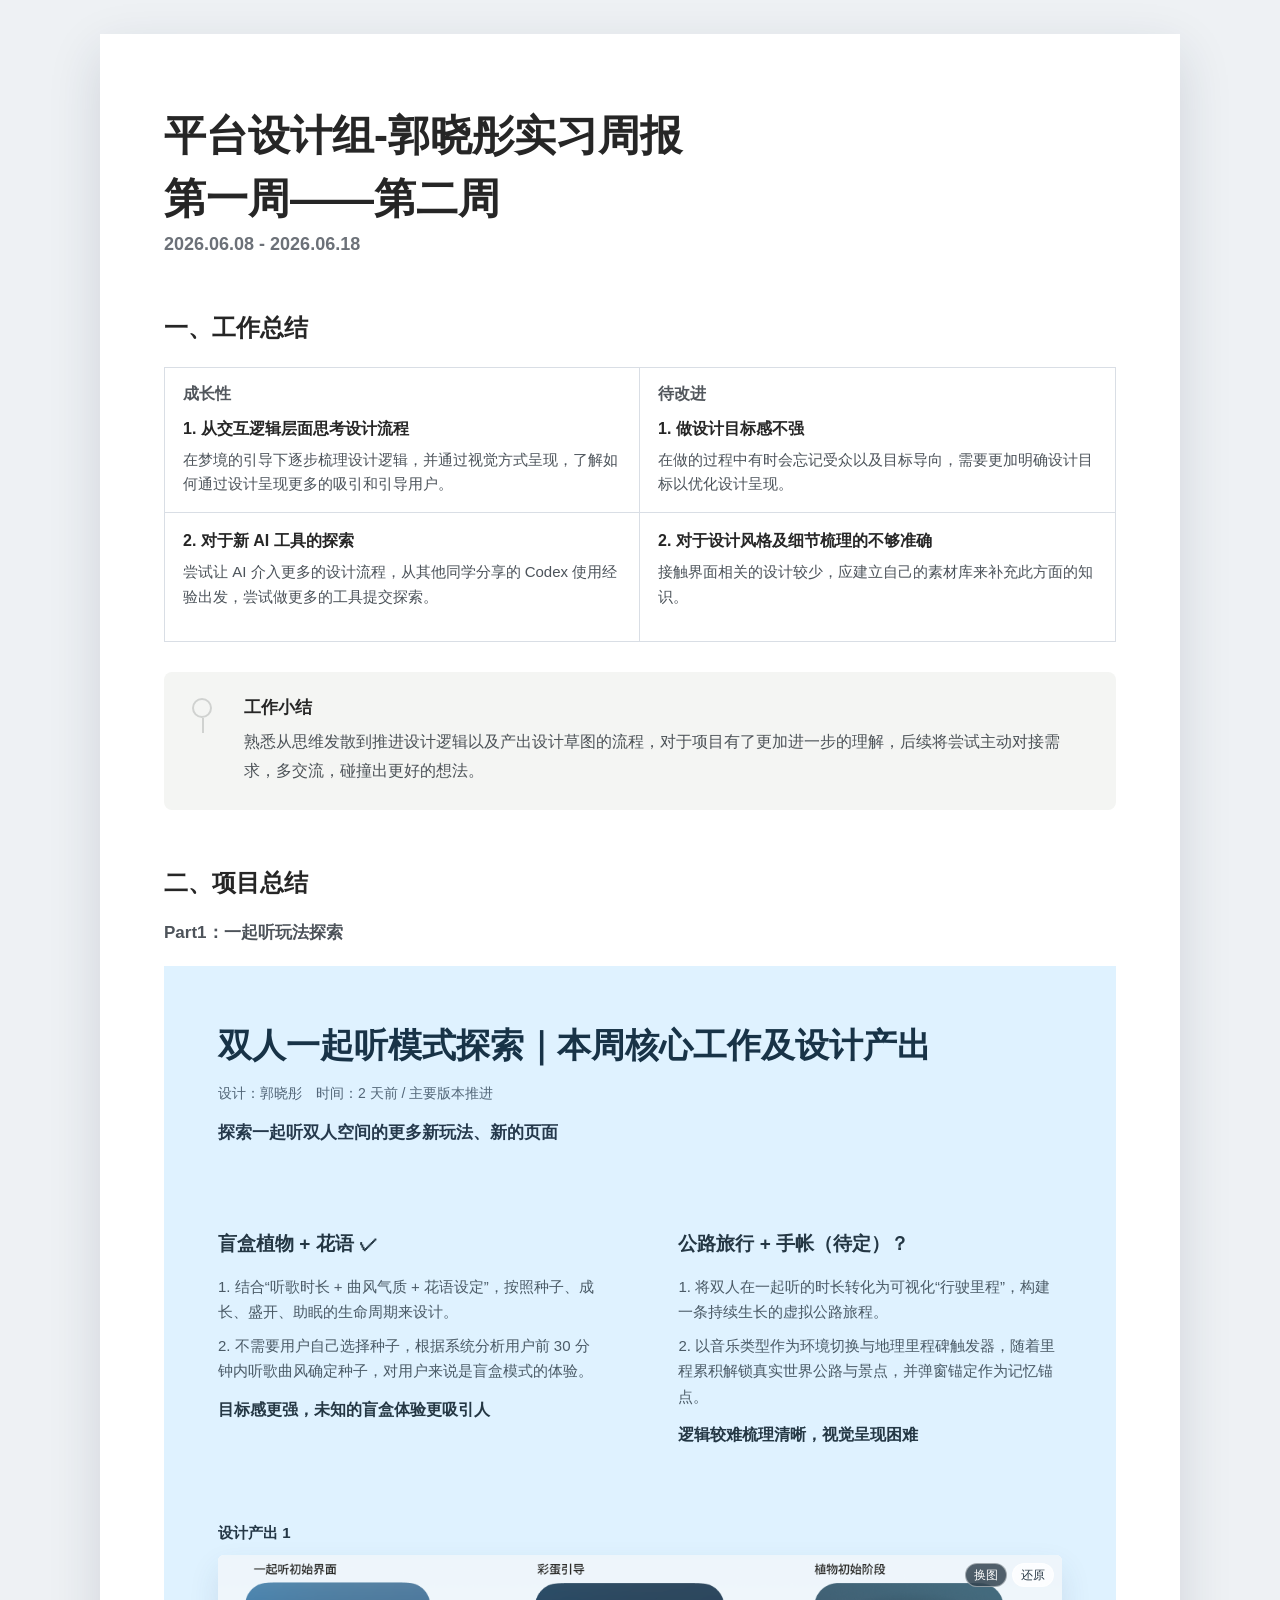
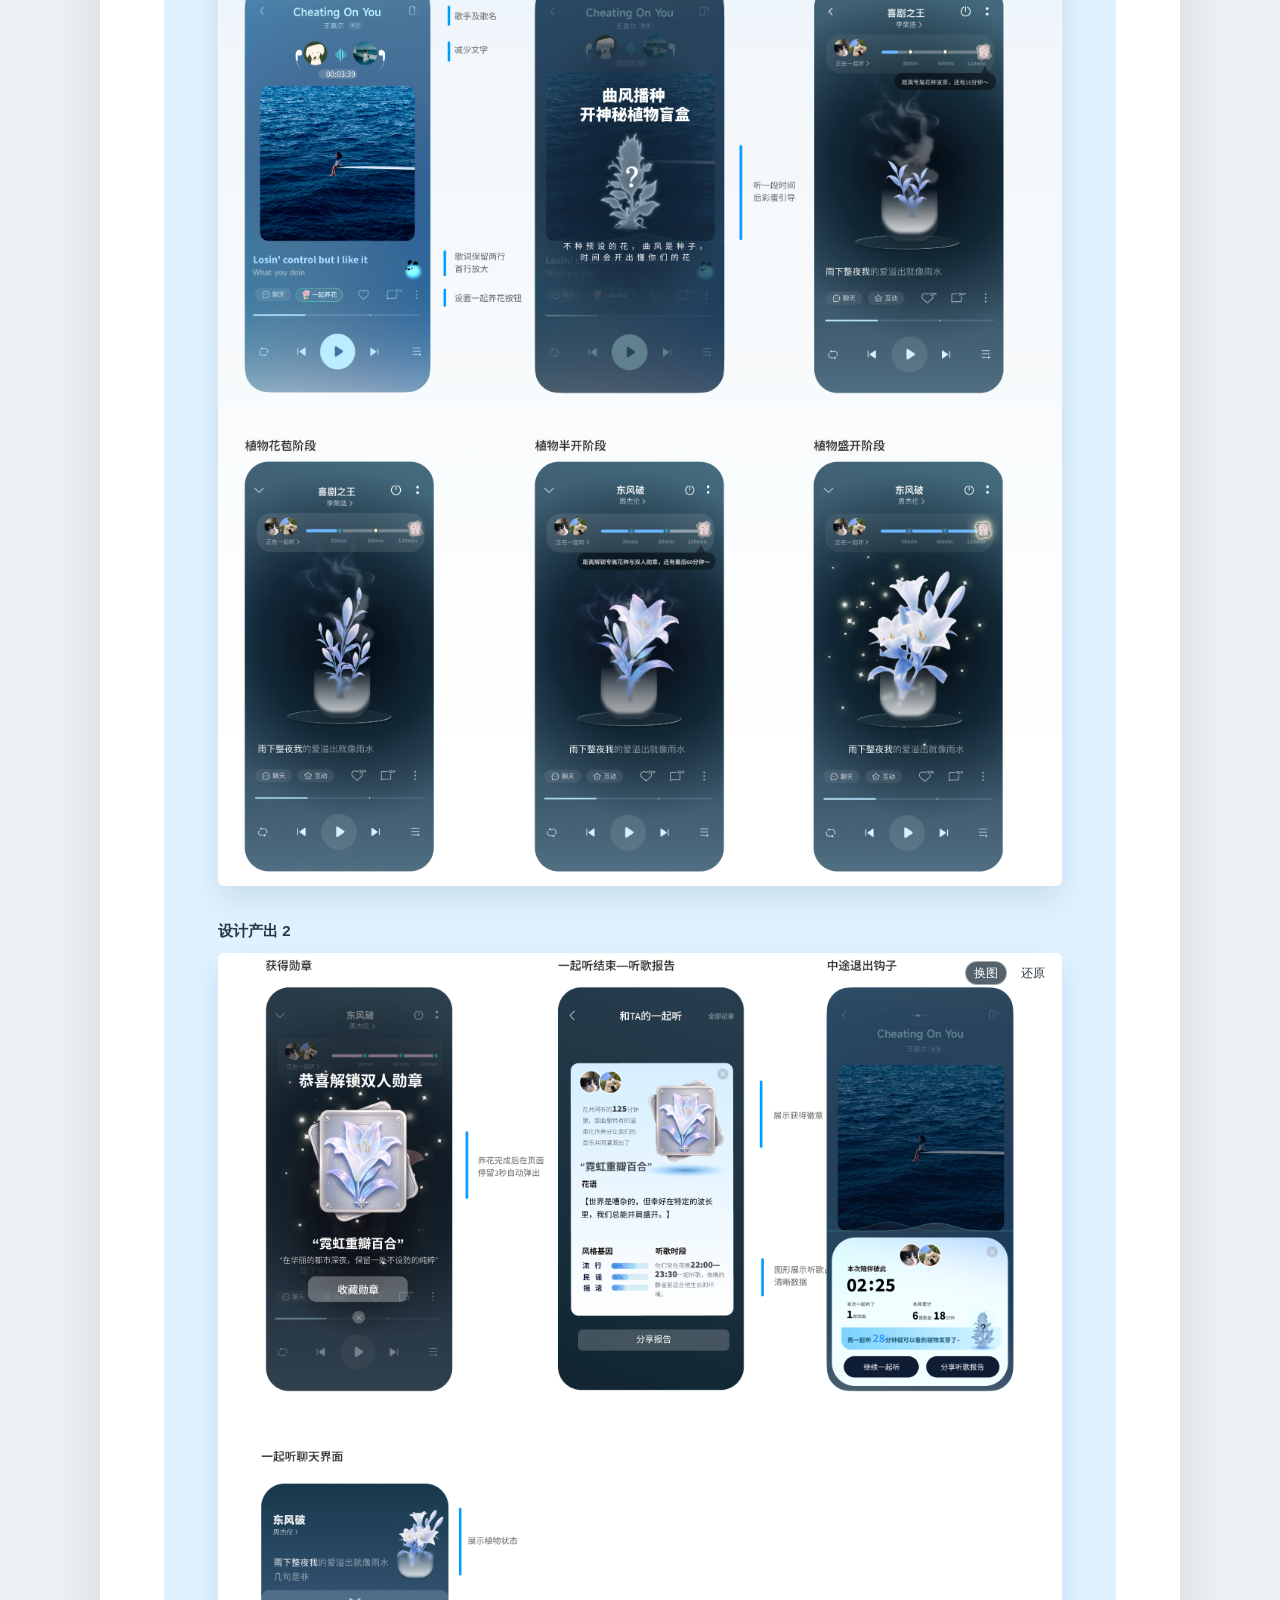
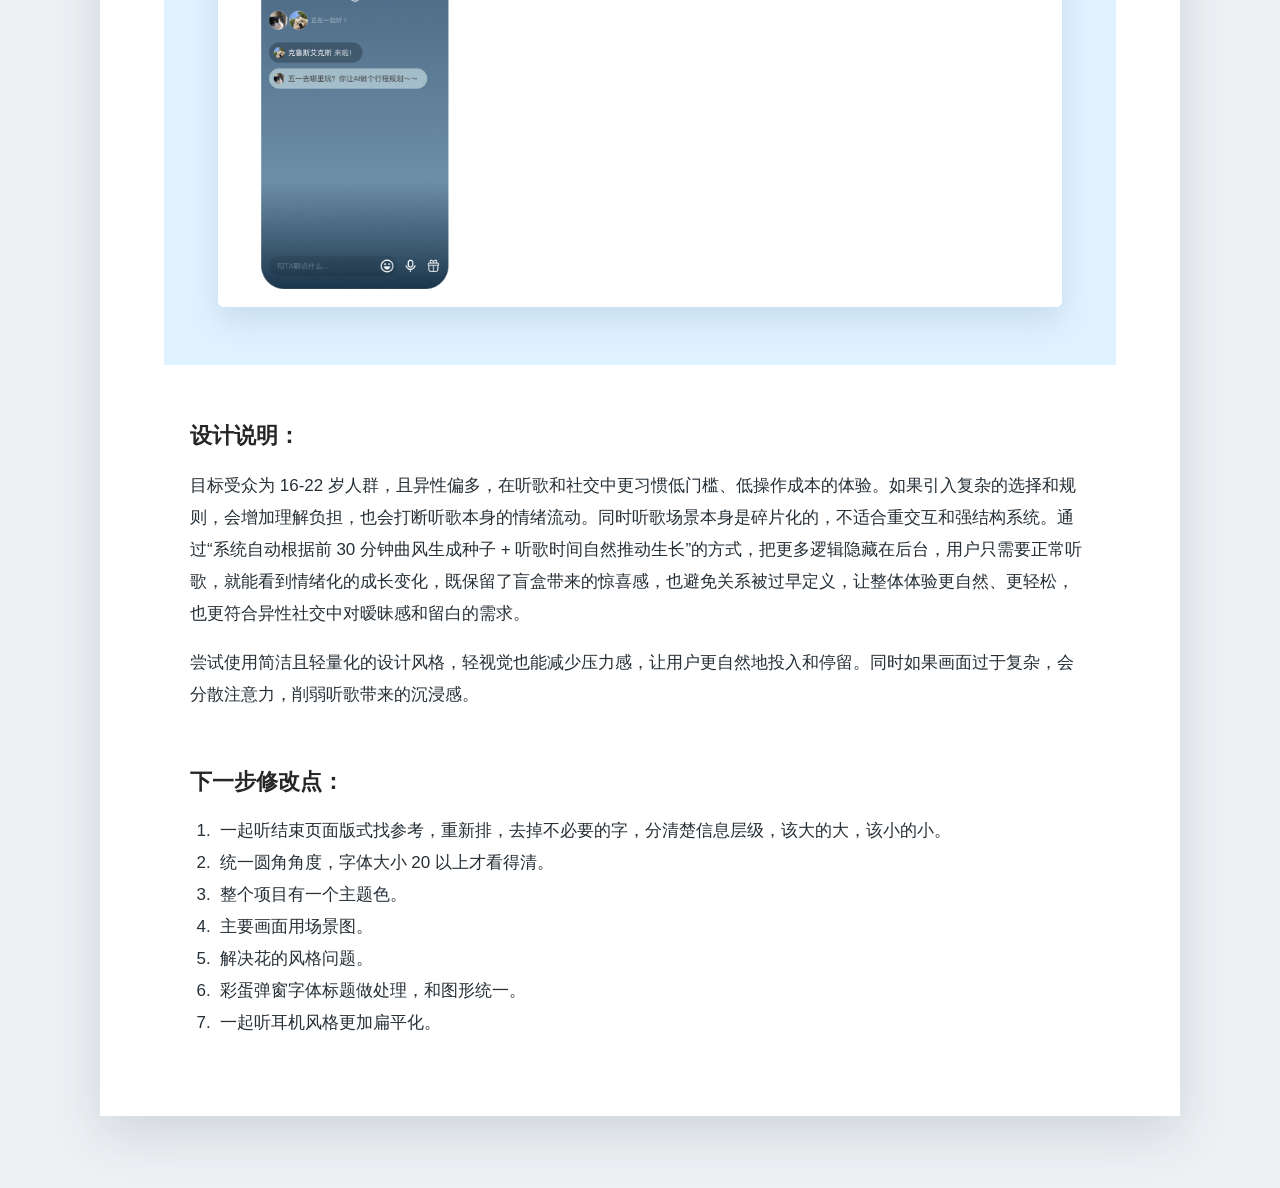
<file: index.html>
<!doctype html>
<html lang="zh-CN">
  <head>
    <meta charset="UTF-8" />
    <meta name="viewport" content="width=device-width, initial-scale=1.0" />
    <title>平台设计组-郭晓彤实习周报</title>
    <link rel="stylesheet" href="./styles.css" />
  </head>
  <body>
    <main class="page" id="editablePage">
      <header class="report-header">
        <p class="kicker editable" contenteditable="true">平台设计组-郭晓彤实习周报</p>
        <h1 class="editable" contenteditable="true">第一周——第二周</h1>
        <p class="date editable" contenteditable="true">2026.06.08 - 2026.06.18</p>
      </header>

      <section class="section">
        <h2 class="editable" contenteditable="true">一、工作总结</h2>
        <div class="summary-grid">
          <article class="summary-cell">
            <h3 class="editable" contenteditable="true">成长性</h3>
            <h4 class="editable" contenteditable="true">1. 从交互逻辑层面思考设计流程</h4>
            <p class="editable" contenteditable="true">在梦境的引导下逐步梳理设计逻辑，并通过视觉方式呈现，了解如何通过设计呈现更多的吸引和引导用户。</p>
          </article>
          <article class="summary-cell">
            <h3 class="editable" contenteditable="true">待改进</h3>
            <h4 class="editable" contenteditable="true">1. 做设计目标感不强</h4>
            <p class="editable" contenteditable="true">在做的过程中有时会忘记受众以及目标导向，需要更加明确设计目标以优化设计呈现。</p>
          </article>
          <article class="summary-cell">
            <h4 class="editable" contenteditable="true">2. 对于新 AI 工具的探索</h4>
            <p class="editable" contenteditable="true">尝试让 AI 介入更多的设计流程，从其他同学分享的 Codex 使用经验出发，尝试做更多的工具提交探索。</p>
          </article>
          <article class="summary-cell">
            <h4 class="editable" contenteditable="true">2. 对于设计风格及细节梳理的不够准确</h4>
            <p class="editable" contenteditable="true">接触界面相关的设计较少，应建立自己的素材库来补充此方面的知识。</p>
          </article>
        </div>

        <aside class="note-block">
          <div class="note-icon" aria-hidden="true"></div>
          <div>
            <h3 class="editable" contenteditable="true">工作小结</h3>
            <p class="editable" contenteditable="true">熟悉从思维发散到推进设计逻辑以及产出设计草图的流程，对于项目有了更加进一步的理解，后续将尝试主动对接需求，多交流，碰撞出更好的想法。</p>
          </div>
        </aside>
      </section>

      <section class="section project-section">
        <h2 class="editable" contenteditable="true">二、项目总结</h2>
        <p class="part-title editable" contenteditable="true">Part1：一起听玩法探索</p>

        <div class="project-panel">
          <div class="project-head">
            <div>
              <h2 class="editable" contenteditable="true">双人一起听模式探索｜本周核心工作及设计产出</h2>
              <p class="meta editable" contenteditable="true">设计：郭晓彤　时间：2 天前 / 主要版本推进</p>
              <p class="intro editable" contenteditable="true">探索一起听双人空间的更多新玩法、新的页面</p>
            </div>
          </div>

          <div class="concept-grid">
            <article>
              <h3 class="editable" contenteditable="true">盲盒植物 + 花语 ✓</h3>
              <p class="editable" contenteditable="true">1. 结合“听歌时长 + 曲风气质 + 花语设定”，按照种子、成长、盛开、助眠的生命周期来设计。</p>
              <p class="editable" contenteditable="true">2. 不需要用户自己选择种子，根据系统分析用户前 30 分钟内听歌曲风确定种子，对用户来说是盲盒模式的体验。</p>
              <strong class="editable" contenteditable="true">目标感更强，未知的盲盒体验更吸引人</strong>
            </article>
            <article>
              <h3 class="editable" contenteditable="true">公路旅行 + 手帐（待定）？</h3>
              <p class="editable" contenteditable="true">1. 将双人在一起听的时长转化为可视化“行驶里程”，构建一条持续生长的虚拟公路旅程。</p>
              <p class="editable" contenteditable="true">2. 以音乐类型作为环境切换与地理里程碑触发器，随着里程累积解锁真实世界公路与景点，并弹窗锚定作为记忆锚点。</p>
              <strong class="editable" contenteditable="true">逻辑较难梳理清晰，视觉呈现困难</strong>
            </article>
          </div>

          <div class="design-image-list" aria-label="设计产出展示">
            <article class="design-image-card">
              <p class="editable" contenteditable="true">设计产出 1</p>
              <div class="image-frame" data-original-src="./assets/weekly-design-1.png">
                <img src="./assets/weekly-design-1.png" alt="一起听玩法设计产出第一组" />
              </div>
            </article>
            <article class="design-image-card">
              <p class="editable" contenteditable="true">设计产出 2</p>
              <div class="image-frame" data-original-src="./assets/weekly-design-2.png">
                <img src="./assets/weekly-design-2.png" alt="一起听玩法设计产出第二组" />
              </div>
            </article>
          </div>
        </div>
      </section>

      <section class="section prose-section">
        <h2 class="editable" contenteditable="true">设计说明：</h2>
        <p class="editable" contenteditable="true">目标受众为 16-22 岁人群，且异性偏多，在听歌和社交中更习惯低门槛、低操作成本的体验。如果引入复杂的选择和规则，会增加理解负担，也会打断听歌本身的情绪流动。同时听歌场景本身是碎片化的，不适合重交互和强结构系统。通过“系统自动根据前 30 分钟曲风生成种子 + 听歌时间自然推动生长”的方式，把更多逻辑隐藏在后台，用户只需要正常听歌，就能看到情绪化的成长变化，既保留了盲盒带来的惊喜感，也避免关系被过早定义，让整体体验更自然、更轻松，也更符合异性社交中对暧昧感和留白的需求。</p>
        <p class="editable" contenteditable="true">尝试使用简洁且轻量化的设计风格，轻视觉也能减少压力感，让用户更自然地投入和停留。同时如果画面过于复杂，会分散注意力，削弱听歌带来的沉浸感。</p>
      </section>

      <section class="section prose-section">
        <h2 class="editable" contenteditable="true">下一步修改点：</h2>
        <ol class="todo-list">
          <li class="editable" contenteditable="true">一起听结束页面版式找参考，重新排，去掉不必要的字，分清楚信息层级，该大的大，该小的小。</li>
          <li class="editable" contenteditable="true">统一圆角角度，字体大小 20 以上才看得清。</li>
          <li class="editable" contenteditable="true">整个项目有一个主题色。</li>
          <li class="editable" contenteditable="true">主要画面用场景图。</li>
          <li class="editable" contenteditable="true">解决花的风格问题。</li>
          <li class="editable" contenteditable="true">彩蛋弹窗字体标题做处理，和图形统一。</li>
          <li class="editable" contenteditable="true">一起听耳机风格更加扁平化。</li>
        </ol>
      </section>
    </main>

    <script src="./script.js"></script>
  </body>
</html>
</file>
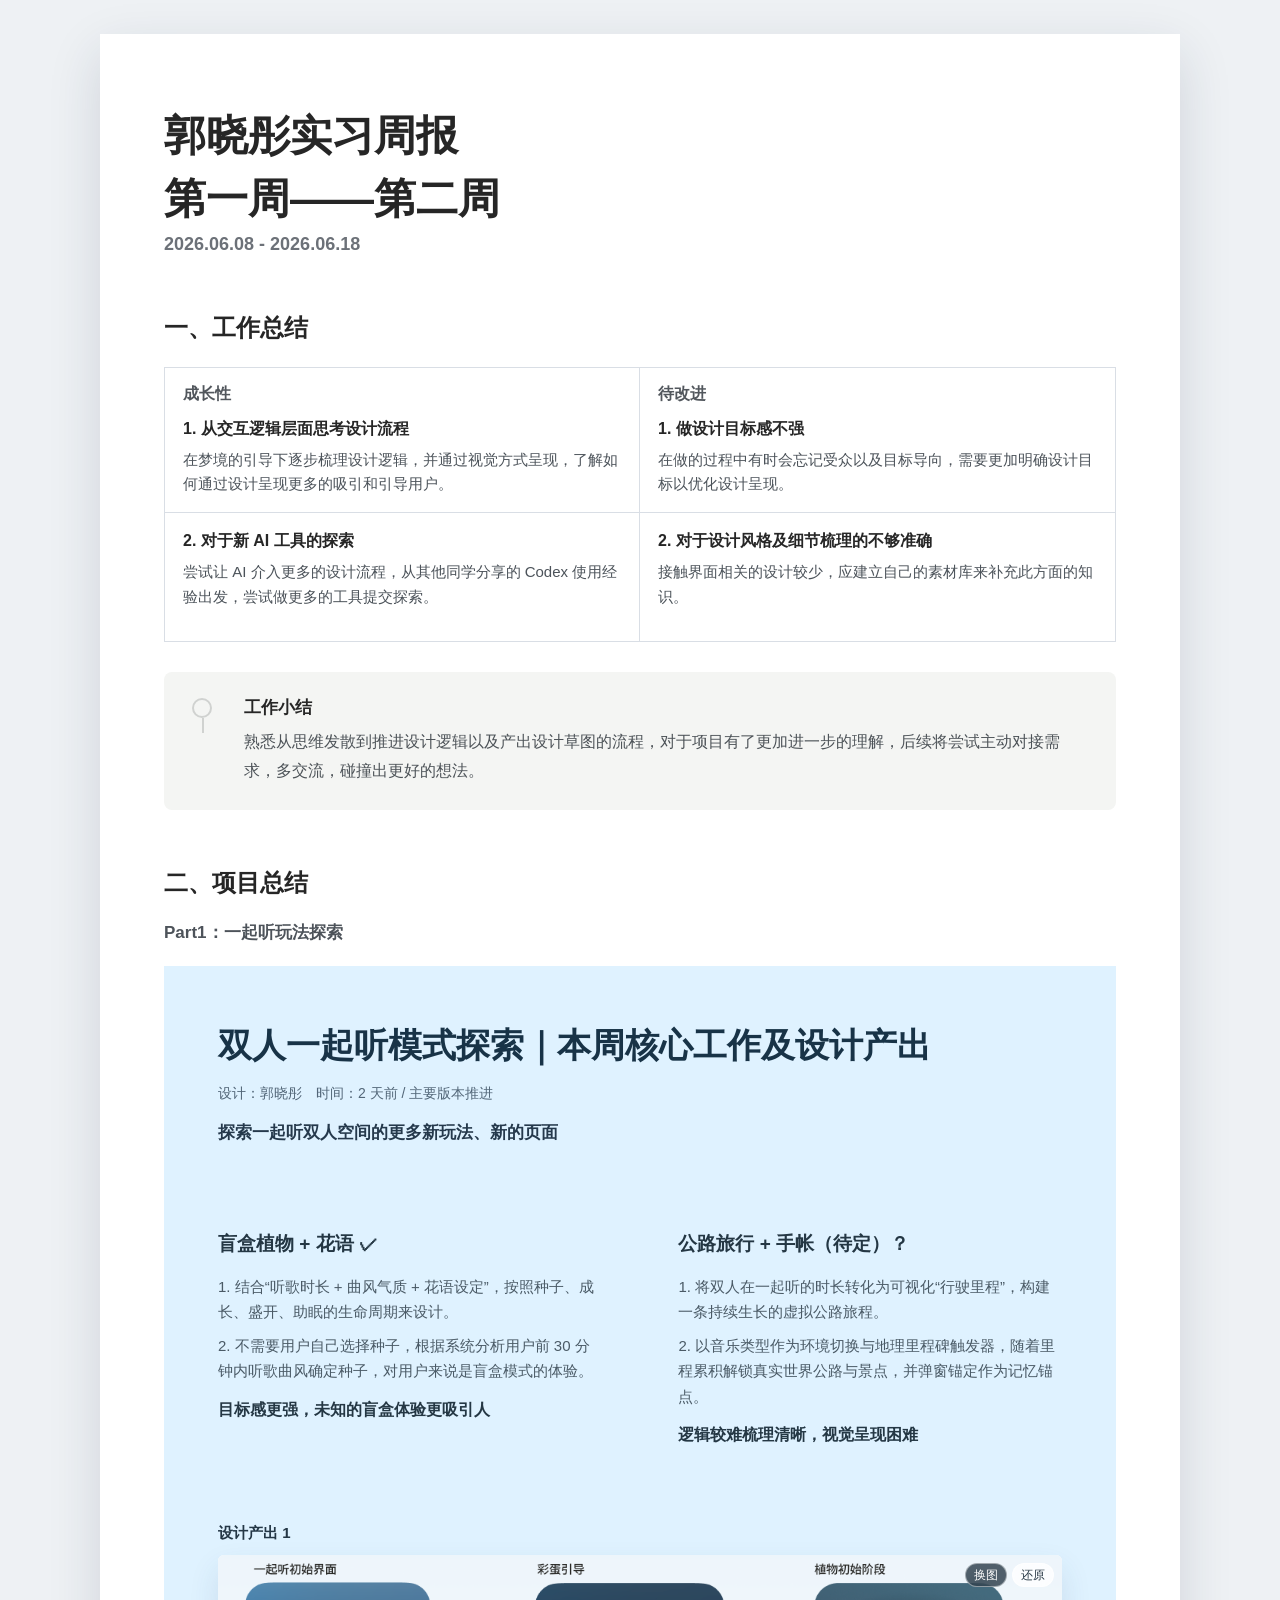
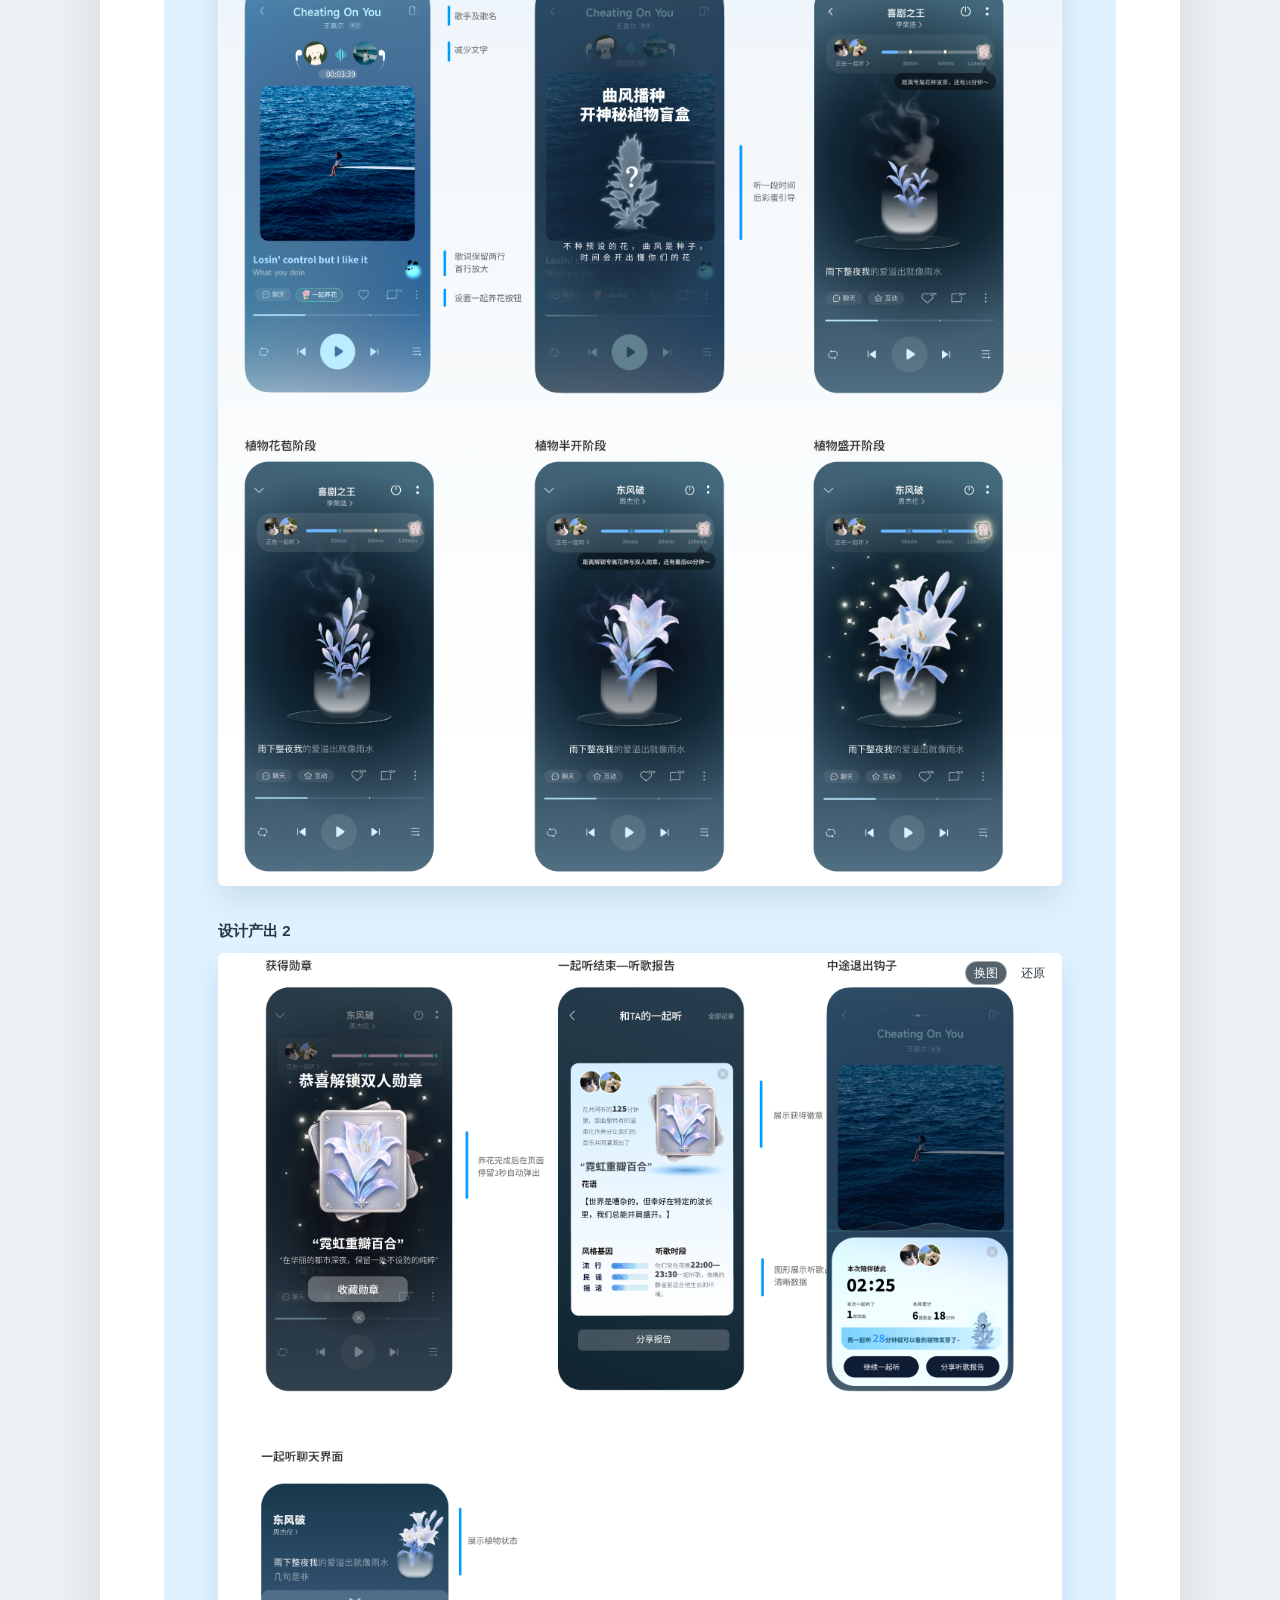
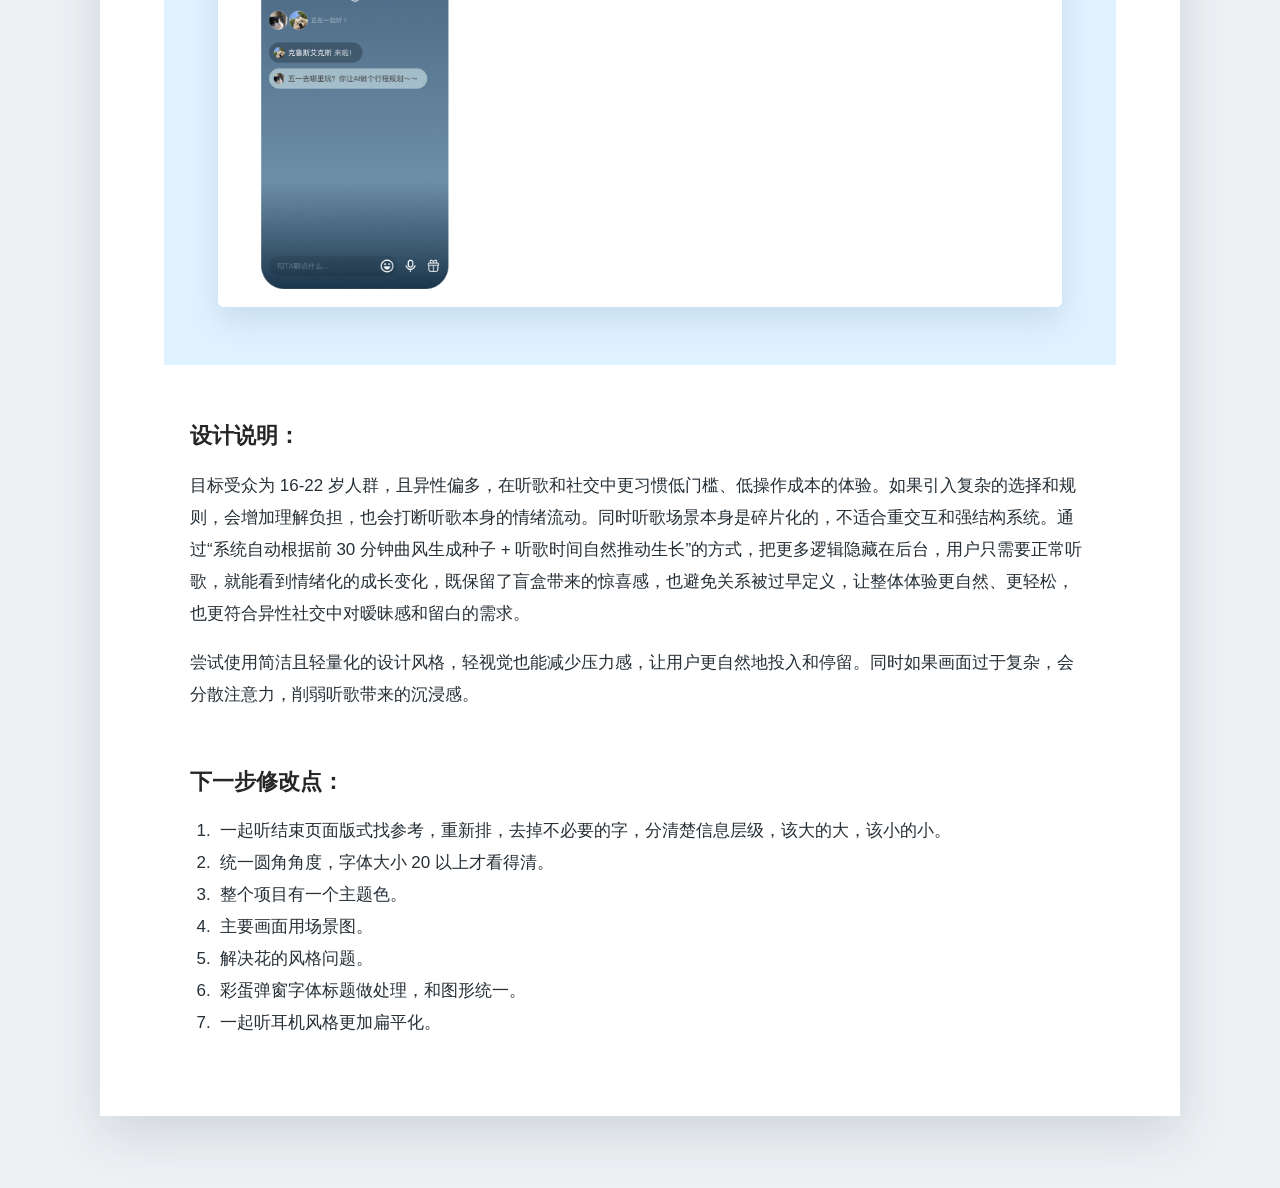
<file: 周报发布网页/index.html>
<!doctype html>
<html lang="zh-CN">
  <head>
    <meta charset="UTF-8" />
    <meta name="viewport" content="width=device-width, initial-scale=1.0" />
    <title>平台设计组-郭晓彤实习周报</title>
    <link rel="stylesheet" href="./styles.css" />
  </head>
  <body>
    <main class="page" id="editablePage">
      <header class="report-header">
        <p class="kicker editable" contenteditable="true">郭晓彤实习周报</p>
        <h1 class="editable" contenteditable="true">第一周——第二周</h1>
        <p class="date editable" contenteditable="true">2026.06.08 - 2026.06.18</p>
      </header>

      <section class="section">
        <h2 class="editable" contenteditable="true">一、工作总结</h2>
        <div class="summary-grid">
          <article class="summary-cell">
            <h3 class="editable" contenteditable="true">成长性</h3>
            <h4 class="editable" contenteditable="true">1. 从交互逻辑层面思考设计流程</h4>
            <p class="editable" contenteditable="true">在梦境的引导下逐步梳理设计逻辑，并通过视觉方式呈现，了解如何通过设计呈现更多的吸引和引导用户。</p>
          </article>
          <article class="summary-cell">
            <h3 class="editable" contenteditable="true">待改进</h3>
            <h4 class="editable" contenteditable="true">1. 做设计目标感不强</h4>
            <p class="editable" contenteditable="true">在做的过程中有时会忘记受众以及目标导向，需要更加明确设计目标以优化设计呈现。</p>
          </article>
          <article class="summary-cell">
            <h4 class="editable" contenteditable="true">2. 对于新 AI 工具的探索</h4>
            <p class="editable" contenteditable="true">尝试让 AI 介入更多的设计流程，从其他同学分享的 Codex 使用经验出发，尝试做更多的工具提交探索。</p>
          </article>
          <article class="summary-cell">
            <h4 class="editable" contenteditable="true">2. 对于设计风格及细节梳理的不够准确</h4>
            <p class="editable" contenteditable="true">接触界面相关的设计较少，应建立自己的素材库来补充此方面的知识。</p>
          </article>
        </div>

        <aside class="note-block">
          <div class="note-icon" aria-hidden="true"></div>
          <div>
            <h3 class="editable" contenteditable="true">工作小结</h3>
            <p class="editable" contenteditable="true">熟悉从思维发散到推进设计逻辑以及产出设计草图的流程，对于项目有了更加进一步的理解，后续将尝试主动对接需求，多交流，碰撞出更好的想法。</p>
          </div>
        </aside>
      </section>

      <section class="section project-section">
        <h2 class="editable" contenteditable="true">二、项目总结</h2>
        <p class="part-title editable" contenteditable="true">Part1：一起听玩法探索</p>

        <div class="project-panel">
          <div class="project-head">
            <div>
              <h2 class="editable" contenteditable="true">双人一起听模式探索｜本周核心工作及设计产出</h2>
              <p class="meta editable" contenteditable="true">设计：郭晓彤　时间：2 天前 / 主要版本推进</p>
              <p class="intro editable" contenteditable="true">探索一起听双人空间的更多新玩法、新的页面</p>
            </div>
          </div>

          <div class="concept-grid">
            <article>
              <h3 class="editable" contenteditable="true">盲盒植物 + 花语 ✓</h3>
              <p class="editable" contenteditable="true">1. 结合“听歌时长 + 曲风气质 + 花语设定”，按照种子、成长、盛开、助眠的生命周期来设计。</p>
              <p class="editable" contenteditable="true">2. 不需要用户自己选择种子，根据系统分析用户前 30 分钟内听歌曲风确定种子，对用户来说是盲盒模式的体验。</p>
              <strong class="editable" contenteditable="true">目标感更强，未知的盲盒体验更吸引人</strong>
            </article>
            <article>
              <h3 class="editable" contenteditable="true">公路旅行 + 手帐（待定）？</h3>
              <p class="editable" contenteditable="true">1. 将双人在一起听的时长转化为可视化“行驶里程”，构建一条持续生长的虚拟公路旅程。</p>
              <p class="editable" contenteditable="true">2. 以音乐类型作为环境切换与地理里程碑触发器，随着里程累积解锁真实世界公路与景点，并弹窗锚定作为记忆锚点。</p>
              <strong class="editable" contenteditable="true">逻辑较难梳理清晰，视觉呈现困难</strong>
            </article>
          </div>

          <div class="design-image-list" aria-label="设计产出展示">
            <article class="design-image-card">
              <p class="editable" contenteditable="true">设计产出 1</p>
              <div class="image-frame" data-original-src="./assets/weekly-design-1.png">
                <img src="./assets/weekly-design-1.png" alt="一起听玩法设计产出第一组" />
              </div>
            </article>
            <article class="design-image-card">
              <p class="editable" contenteditable="true">设计产出 2</p>
              <div class="image-frame" data-original-src="./assets/weekly-design-2.png">
                <img src="./assets/weekly-design-2.png" alt="一起听玩法设计产出第二组" />
              </div>
            </article>
          </div>
        </div>
      </section>

      <section class="section prose-section">
        <h2 class="editable" contenteditable="true">设计说明：</h2>
        <p class="editable" contenteditable="true">目标受众为 16-22 岁人群，且异性偏多，在听歌和社交中更习惯低门槛、低操作成本的体验。如果引入复杂的选择和规则，会增加理解负担，也会打断听歌本身的情绪流动。同时听歌场景本身是碎片化的，不适合重交互和强结构系统。通过“系统自动根据前 30 分钟曲风生成种子 + 听歌时间自然推动生长”的方式，把更多逻辑隐藏在后台，用户只需要正常听歌，就能看到情绪化的成长变化，既保留了盲盒带来的惊喜感，也避免关系被过早定义，让整体体验更自然、更轻松，也更符合异性社交中对暧昧感和留白的需求。</p>
        <p class="editable" contenteditable="true">尝试使用简洁且轻量化的设计风格，轻视觉也能减少压力感，让用户更自然地投入和停留。同时如果画面过于复杂，会分散注意力，削弱听歌带来的沉浸感。</p>
      </section>

      <section class="section prose-section">
        <h2 class="editable" contenteditable="true">下一步修改点：</h2>
        <ol class="todo-list">
          <li class="editable" contenteditable="true">一起听结束页面版式找参考，重新排，去掉不必要的字，分清楚信息层级，该大的大，该小的小。</li>
          <li class="editable" contenteditable="true">统一圆角角度，字体大小 20 以上才看得清。</li>
          <li class="editable" contenteditable="true">整个项目有一个主题色。</li>
          <li class="editable" contenteditable="true">主要画面用场景图。</li>
          <li class="editable" contenteditable="true">解决花的风格问题。</li>
          <li class="editable" contenteditable="true">彩蛋弹窗字体标题做处理，和图形统一。</li>
          <li class="editable" contenteditable="true">一起听耳机风格更加扁平化。</li>
        </ol>
      </section>
    </main>

    <script src="./script.js"></script>
  </body>
</html>
</file>
<file: styles.css>
:root {
  --paper: #ffffff;
  --ink: #262626;
  --muted: #6c7178;
  --line: #d9dee5;
  --soft: #f4f5f3;
  --panel: #dff2ff;
  --panel-strong: #b9def5;
  --blue: #4e9fd1;
  --deep: #183247;
  --phone: #24445c;
  --shadow: 0 18px 50px rgba(25, 45, 68, 0.14);
}

* {
  box-sizing: border-box;
}

html {
  background: #eef1f4;
  color: var(--ink);
  font-family: -apple-system, BlinkMacSystemFont, "PingFang SC", "Microsoft YaHei", "Helvetica Neue", Arial, sans-serif;
  font-size: 16px;
  letter-spacing: 0;
}

body {
  margin: 0;
  min-width: 320px;
}

button {
  border: 0;
  border-radius: 6px;
  cursor: pointer;
  font: inherit;
}

.page {
  width: min(1080px, calc(100% - 28px));
  margin: 34px auto 72px;
  padding: clamp(28px, 6vw, 78px) clamp(20px, 6vw, 64px);
  background: var(--paper);
  box-shadow: var(--shadow);
}

.report-header {
  margin-bottom: 56px;
}

.kicker {
  margin: 0 0 14px;
  font-size: clamp(26px, 4.5vw, 42px);
  font-weight: 800;
  line-height: 1.2;
}

h1,
h2,
h3,
h4,
p {
  margin-top: 0;
}

h1 {
  margin-bottom: 10px;
  font-size: clamp(28px, 4.4vw, 42px);
  line-height: 1.16;
}

.date {
  margin: 0;
  color: var(--muted);
  font-size: 18px;
  font-weight: 600;
}

.section {
  margin-top: 56px;
}

.section > h2 {
  margin-bottom: 22px;
  font-size: 24px;
  line-height: 1.4;
}

.summary-grid {
  display: grid;
  grid-template-columns: repeat(2, minmax(0, 1fr));
  border: 1px solid var(--line);
}

.summary-cell {
  min-height: 128px;
  padding: 16px 18px;
  border-right: 1px solid var(--line);
  border-bottom: 1px solid var(--line);
}

.summary-cell:nth-child(2n) {
  border-right: 0;
}

.summary-cell:nth-last-child(-n + 2) {
  border-bottom: 0;
}

.summary-cell h3 {
  margin-bottom: 12px;
  color: #52575d;
  font-size: 16px;
  font-weight: 600;
}

.summary-cell h4 {
  margin-bottom: 8px;
  font-size: 16px;
  line-height: 1.45;
}

.summary-cell p {
  margin-bottom: 0;
  color: #4c535a;
  font-size: 15px;
  line-height: 1.62;
}

.note-block {
  display: grid;
  grid-template-columns: 34px minmax(0, 1fr);
  gap: 18px;
  margin-top: 30px;
  padding: 24px 28px;
  border-radius: 8px;
  background: var(--soft);
}

.note-icon {
  position: relative;
  width: 20px;
  height: 20px;
  margin-top: 2px;
  border: 2px solid #d0d2d0;
  border-radius: 50%;
}

.note-icon::after {
  position: absolute;
  left: 8px;
  top: 18px;
  width: 2px;
  height: 15px;
  background: #d0d2d0;
  content: "";
}

.note-block h3 {
  margin-bottom: 9px;
  font-size: 17px;
}

.note-block p {
  margin-bottom: 0;
  color: #4d5358;
  line-height: 1.8;
}

.part-title {
  margin-bottom: 22px;
  color: #4d535a;
  font-size: 17px;
  font-weight: 600;
}

.project-panel {
  padding: clamp(26px, 5vw, 58px) clamp(18px, 5vw, 54px);
  background: var(--panel);
}

.project-head h2 {
  margin-bottom: 18px;
  color: #183347;
  font-size: clamp(26px, 4vw, 34px);
  line-height: 1.25;
}

.meta {
  margin-bottom: 18px;
  color: #526678;
  font-size: 14px;
}

.intro {
  margin-bottom: 0;
  color: #25394c;
  font-size: 17px;
  font-weight: 700;
}

.concept-grid {
  display: grid;
  grid-template-columns: repeat(2, minmax(0, 1fr));
  gap: clamp(24px, 6vw, 88px);
  margin: 86px 0 76px;
}

.concept-grid article {
  color: #243744;
}

.concept-grid h3 {
  margin-bottom: 16px;
  font-size: 19px;
  line-height: 1.45;
}

.concept-grid p {
  margin-bottom: 8px;
  color: #4a5a66;
  font-size: 15px;
  line-height: 1.7;
}

.concept-grid strong {
  display: block;
  margin-top: 14px;
  font-size: 16px;
  line-height: 1.55;
}

.mockup-grid {
  display: grid;
  grid-template-columns: repeat(3, minmax(180px, 1fr));
  gap: 44px 58px;
  align-items: start;
}

.design-image-list {
  display: grid;
  gap: 36px;
}

.design-image-card {
  min-width: 0;
}

.design-image-card > p {
  margin-bottom: 12px;
  color: #243746;
  font-size: 15px;
  font-weight: 700;
}

.image-frame {
  position: relative;
  overflow: hidden;
  width: 100%;
  border-radius: 6px;
  background: #ffffff;
  box-shadow: 0 14px 30px rgba(39, 77, 105, 0.12);
}

.image-frame > img {
  display: block;
  width: 100%;
  height: auto;
}

.image-frame .image-actions {
  opacity: 1;
  pointer-events: auto;
}

.mock-card {
  min-width: 0;
}

.mock-card > p {
  min-height: 22px;
  margin-bottom: 12px;
  color: #243746;
  font-size: 14px;
  font-weight: 700;
}

.phone {
  position: relative;
  overflow: hidden;
  width: min(100%, 206px);
  aspect-ratio: 0.55;
  margin: 0 auto;
  padding: 16px;
  border-radius: 24px;
  color: #ecf6fb;
  box-shadow: 0 14px 26px rgba(30, 62, 85, 0.18);
}

.image-actions {
  position: absolute;
  top: 8px;
  right: 8px;
  z-index: 4;
  display: flex;
  gap: 5px;
  opacity: 0;
  pointer-events: none;
  transition: opacity 0.15s ease;
}

.phone:hover .image-actions,
.phone:focus-within .image-actions,
.phone.has-custom-image .image-actions {
  opacity: 1;
  pointer-events: auto;
}

.image-action {
  width: auto;
  min-width: 38px;
  height: 24px;
  padding: 0 8px;
  border: 1px solid rgba(255, 255, 255, 0.46);
  border-radius: 999px;
  color: #ffffff;
  background: rgba(20, 38, 52, 0.72);
  font-size: 12px;
  line-height: 1;
  backdrop-filter: blur(8px);
}

.image-action.restore {
  color: #263744;
  background: rgba(255, 255, 255, 0.82);
}

.custom-image {
  position: absolute;
  inset: 0;
  z-index: 3;
  width: 100%;
  height: 100%;
  object-fit: cover;
  background: #ffffff;
}

.phone.has-custom-image > :not(.image-actions):not(.custom-image) {
  display: none;
}

.phone button {
  position: absolute;
  right: 18px;
  bottom: 18px;
  left: 18px;
  height: 28px;
  color: #21425d;
  background: #dcecf5;
  font-size: 12px;
}

.phone .image-action {
  position: static;
  right: auto;
  bottom: auto;
  left: auto;
  width: auto;
  min-width: 38px;
  height: 24px;
  padding: 0 8px;
  color: #ffffff;
  background: rgba(20, 38, 52, 0.72);
}

.phone .image-action.restore {
  color: #263744;
  background: rgba(255, 255, 255, 0.82);
}

.phone-top {
  display: flex;
  justify-content: space-between;
  margin-bottom: 18px;
}

.phone-top span {
  width: 28px;
  height: 7px;
  border-radius: 99px;
  background: rgba(255, 255, 255, 0.28);
}

.phone-ocean {
  background: linear-gradient(180deg, #4f95bb 0%, #295976 100%);
}

.phone-dark {
  background: radial-gradient(circle at 50% 42%, rgba(146, 212, 234, 0.28), transparent 34%), linear-gradient(180deg, #213f54 0%, #122a3e 100%);
}

.phone-light {
  color: #233747;
  background: linear-gradient(180deg, #f9fbfc 0%, #daeaf3 100%);
}

.phone-chat {
  color: #eef8fc;
  background: linear-gradient(180deg, #315c79 0%, #789cb1 100%);
}

.album {
  width: 100%;
  aspect-ratio: 0.82;
  margin: 16px 0;
  border-radius: 8px;
}

.album.ocean {
  background:
    radial-gradient(circle at 42% 42%, rgba(255, 255, 255, 0.92) 0 2px, transparent 3px),
    linear-gradient(150deg, rgba(255, 255, 255, 0.16) 0 18%, transparent 19%),
    repeating-linear-gradient(173deg, #4aa0c1 0 6px, #1d5978 7px 13px);
}

.phone strong {
  display: block;
  position: relative;
  z-index: 1;
  margin-bottom: 9px;
  font-size: 17px;
  line-height: 1.25;
  text-align: center;
}

.caption {
  display: block;
  color: rgba(236, 246, 251, 0.76);
  font-size: 12px;
  text-align: center;
}

.player-line {
  position: absolute;
  right: 22px;
  bottom: 58px;
  left: 22px;
  height: 5px;
  border-radius: 99px;
  background: rgba(255, 255, 255, 0.28);
}

.play-button {
  position: absolute;
  bottom: 20px;
  left: 50%;
  width: 38px;
  height: 38px;
  border-radius: 50%;
  background: rgba(255, 255, 255, 0.82);
  transform: translateX(-50%);
}

.play-button::after {
  position: absolute;
  top: 11px;
  left: 15px;
  width: 0;
  height: 0;
  border-top: 8px solid transparent;
  border-bottom: 8px solid transparent;
  border-left: 12px solid #437596;
  content: "";
}

.play-button.dim {
  background: rgba(180, 214, 228, 0.55);
}

.chat-line {
  width: 86%;
  height: 18px;
  margin: 0 auto 24px;
  border-radius: 99px;
  background: rgba(255, 255, 255, 0.18);
}

.flower {
  position: absolute;
  left: 50%;
  top: 46%;
  width: 72px;
  height: 112px;
  transform: translate(-50%, -50%);
}

.flower::before,
.flower::after {
  position: absolute;
  left: 50%;
  bottom: 20px;
  width: 54px;
  height: 42px;
  border-radius: 70% 30% 70% 30%;
  background: linear-gradient(135deg, #f7fbff, #8eb6df 55%, #e7d7ff);
  content: "";
  transform-origin: 12% 92%;
}

.flower::before {
  transform: translateX(-50%) rotate(-35deg);
}

.flower::after {
  transform: translateX(-50%) rotate(35deg) scale(0.94);
}

.flower.small {
  top: 48%;
  transform: translate(-50%, -50%) scale(0.72);
}

.flower.seed {
  transform: translate(-50%, -50%) scale(0.62);
  opacity: 0.75;
}

.flower.bud {
  transform: translate(-50%, -50%) scale(0.82);
}

.flower.half {
  transform: translate(-50%, -50%) scale(1);
}

.flower.bloom {
  transform: translate(-50%, -50%) scale(1.18);
}

.flower.reward {
  top: 62%;
  transform: translate(-50%, -50%) scale(0.82);
}

.sparkles {
  position: absolute;
  inset: 52px 36px auto;
  height: 110px;
  background-image:
    radial-gradient(circle, rgba(255, 244, 168, 0.95) 0 2px, transparent 3px),
    radial-gradient(circle, rgba(255, 255, 255, 0.8) 0 1px, transparent 3px);
  background-position: 12px 22px, 88px 72px;
  background-size: 42px 44px, 48px 48px;
}

.reward-card {
  position: relative;
  z-index: 1;
  margin-top: 54px;
  padding: 12px;
  border-radius: 8px;
  background: rgba(255, 255, 255, 0.13);
  font-size: 13px;
  line-height: 1.5;
  text-align: center;
}

.report-card {
  margin-top: 64px;
  padding: 18px 16px;
  border-radius: 12px;
  background: #ffffff;
  box-shadow: 0 10px 30px rgba(46, 70, 88, 0.12);
}

.report-card strong {
  color: #243545;
  font-size: 30px;
  text-align: left;
}

.report-card span {
  display: block;
  color: #51606b;
  font-size: 12px;
}

.mini-bars {
  height: 62px;
  margin-top: 18px;
  border-radius: 8px;
  background:
    linear-gradient(90deg, #84bddd 0 18%, transparent 18% 26%, #5595c1 26% 48%, transparent 48% 56%, #add2e7 56% 78%, transparent 78%),
    linear-gradient(#e7f0f6, #e7f0f6);
  background-position: bottom left;
  background-repeat: no-repeat;
  background-size: 100% 70%, 100% 100%;
}

.bottom-sheet {
  position: absolute;
  right: 14px;
  bottom: 14px;
  left: 14px;
  padding: 18px 16px;
  border-radius: 18px;
  color: #243646;
  background: rgba(255, 255, 255, 0.92);
}

.bottom-sheet strong {
  color: #213444;
  font-size: 25px;
  text-align: left;
}

.bottom-sheet span {
  display: block;
  color: #53616c;
  font-size: 12px;
}

.chat-title {
  margin: 10px 0 54px;
  font-size: 18px;
  font-weight: 700;
  text-align: center;
}

.message {
  width: fit-content;
  max-width: 78%;
  margin-bottom: 14px;
  padding: 8px 12px;
  border-radius: 16px;
  font-size: 12px;
  line-height: 1.4;
}

.message.left {
  background: rgba(255, 255, 255, 0.18);
}

.message.right {
  margin-left: auto;
  color: #274057;
  background: rgba(255, 255, 255, 0.76);
}

.prose-section {
  width: min(900px, 100%);
  margin-right: auto;
  margin-left: auto;
}

.prose-section h2 {
  margin-bottom: 18px;
  font-size: 22px;
}

.prose-section p,
.todo-list {
  color: #262f36;
  font-size: 17px;
  line-height: 1.88;
}

.todo-list {
  margin: 0;
  padding-left: 1.5em;
}

.todo-list li {
  padding-left: 4px;
}

.editable {
  min-height: 1em;
  border-radius: 4px;
  outline: 0 solid transparent;
  transition: outline-color 0.15s ease, background-color 0.15s ease;
}

.editable:hover {
  background: rgba(255, 244, 160, 0.22);
}

.editable:focus {
  background: rgba(255, 244, 160, 0.32);
  outline: 2px solid rgba(66, 139, 193, 0.48);
}

@media (max-width: 820px) {
  .page {
    width: 100%;
    margin: 0;
    box-shadow: none;
  }

  .summary-grid,
  .concept-grid {
    grid-template-columns: 1fr;
  }

  .summary-cell,
  .summary-cell:nth-child(2n),
  .summary-cell:nth-last-child(-n + 2) {
    border-right: 0;
    border-bottom: 1px solid var(--line);
  }

  .summary-cell:last-child {
    border-bottom: 0;
  }

  .concept-grid {
    margin: 48px 0;
  }

  .mockup-grid {
    grid-template-columns: repeat(2, minmax(140px, 1fr));
    gap: 34px 20px;
  }

  .phone {
    width: min(100%, 178px);
    border-radius: 20px;
  }
}

@media (max-width: 520px) {
  .note-block {
    grid-template-columns: 1fr;
    padding: 20px;
  }

  .note-icon {
    display: none;
  }

  .project-panel {
    margin-right: -20px;
    margin-left: -20px;
  }

  .mockup-grid {
    grid-template-columns: 1fr;
  }

  .phone {
    width: min(100%, 210px);
  }
}

@media print {
  html {
    background: #ffffff;
  }

  .page {
    width: 100%;
    margin: 0;
    padding: 0;
    box-shadow: none;
  }

  .editable:hover,
  .editable:focus {
    background: transparent;
    outline: 0;
  }
}
</file>
<file: 周报发布网页/styles.css>
:root {
  --paper: #ffffff;
  --ink: #262626;
  --muted: #6c7178;
  --line: #d9dee5;
  --soft: #f4f5f3;
  --panel: #dff2ff;
  --panel-strong: #b9def5;
  --blue: #4e9fd1;
  --deep: #183247;
  --phone: #24445c;
  --shadow: 0 18px 50px rgba(25, 45, 68, 0.14);
}

* {
  box-sizing: border-box;
}

html {
  background: #eef1f4;
  color: var(--ink);
  font-family: -apple-system, BlinkMacSystemFont, "PingFang SC", "Microsoft YaHei", "Helvetica Neue", Arial, sans-serif;
  font-size: 16px;
  letter-spacing: 0;
}

body {
  margin: 0;
  min-width: 320px;
}

button {
  border: 0;
  border-radius: 6px;
  cursor: pointer;
  font: inherit;
}

.page {
  width: min(1080px, calc(100% - 28px));
  margin: 34px auto 72px;
  padding: clamp(28px, 6vw, 78px) clamp(20px, 6vw, 64px);
  background: var(--paper);
  box-shadow: var(--shadow);
}

.report-header {
  margin-bottom: 56px;
}

.kicker {
  margin: 0 0 14px;
  font-size: clamp(26px, 4.5vw, 42px);
  font-weight: 800;
  line-height: 1.2;
}

h1,
h2,
h3,
h4,
p {
  margin-top: 0;
}

h1 {
  margin-bottom: 10px;
  font-size: clamp(28px, 4.4vw, 42px);
  line-height: 1.16;
}

.date {
  margin: 0;
  color: var(--muted);
  font-size: 18px;
  font-weight: 600;
}

.section {
  margin-top: 56px;
}

.section > h2 {
  margin-bottom: 22px;
  font-size: 24px;
  line-height: 1.4;
}

.summary-grid {
  display: grid;
  grid-template-columns: repeat(2, minmax(0, 1fr));
  border: 1px solid var(--line);
}

.summary-cell {
  min-height: 128px;
  padding: 16px 18px;
  border-right: 1px solid var(--line);
  border-bottom: 1px solid var(--line);
}

.summary-cell:nth-child(2n) {
  border-right: 0;
}

.summary-cell:nth-last-child(-n + 2) {
  border-bottom: 0;
}

.summary-cell h3 {
  margin-bottom: 12px;
  color: #52575d;
  font-size: 16px;
  font-weight: 600;
}

.summary-cell h4 {
  margin-bottom: 8px;
  font-size: 16px;
  line-height: 1.45;
}

.summary-cell p {
  margin-bottom: 0;
  color: #4c535a;
  font-size: 15px;
  line-height: 1.62;
}

.note-block {
  display: grid;
  grid-template-columns: 34px minmax(0, 1fr);
  gap: 18px;
  margin-top: 30px;
  padding: 24px 28px;
  border-radius: 8px;
  background: var(--soft);
}

.note-icon {
  position: relative;
  width: 20px;
  height: 20px;
  margin-top: 2px;
  border: 2px solid #d0d2d0;
  border-radius: 50%;
}

.note-icon::after {
  position: absolute;
  left: 8px;
  top: 18px;
  width: 2px;
  height: 15px;
  background: #d0d2d0;
  content: "";
}

.note-block h3 {
  margin-bottom: 9px;
  font-size: 17px;
}

.note-block p {
  margin-bottom: 0;
  color: #4d5358;
  line-height: 1.8;
}

.part-title {
  margin-bottom: 22px;
  color: #4d535a;
  font-size: 17px;
  font-weight: 600;
}

.project-panel {
  padding: clamp(26px, 5vw, 58px) clamp(18px, 5vw, 54px);
  background: var(--panel);
}

.project-head h2 {
  margin-bottom: 18px;
  color: #183347;
  font-size: clamp(26px, 4vw, 34px);
  line-height: 1.25;
}

.meta {
  margin-bottom: 18px;
  color: #526678;
  font-size: 14px;
}

.intro {
  margin-bottom: 0;
  color: #25394c;
  font-size: 17px;
  font-weight: 700;
}

.concept-grid {
  display: grid;
  grid-template-columns: repeat(2, minmax(0, 1fr));
  gap: clamp(24px, 6vw, 88px);
  margin: 86px 0 76px;
}

.concept-grid article {
  color: #243744;
}

.concept-grid h3 {
  margin-bottom: 16px;
  font-size: 19px;
  line-height: 1.45;
}

.concept-grid p {
  margin-bottom: 8px;
  color: #4a5a66;
  font-size: 15px;
  line-height: 1.7;
}

.concept-grid strong {
  display: block;
  margin-top: 14px;
  font-size: 16px;
  line-height: 1.55;
}

.mockup-grid {
  display: grid;
  grid-template-columns: repeat(3, minmax(180px, 1fr));
  gap: 44px 58px;
  align-items: start;
}

.design-image-list {
  display: grid;
  gap: 36px;
}

.design-image-card {
  min-width: 0;
}

.design-image-card > p {
  margin-bottom: 12px;
  color: #243746;
  font-size: 15px;
  font-weight: 700;
}

.image-frame {
  position: relative;
  overflow: hidden;
  width: 100%;
  border-radius: 6px;
  background: #ffffff;
  box-shadow: 0 14px 30px rgba(39, 77, 105, 0.12);
}

.image-frame > img {
  display: block;
  width: 100%;
  height: auto;
}

.image-frame .image-actions {
  opacity: 1;
  pointer-events: auto;
}

.mock-card {
  min-width: 0;
}

.mock-card > p {
  min-height: 22px;
  margin-bottom: 12px;
  color: #243746;
  font-size: 14px;
  font-weight: 700;
}

.phone {
  position: relative;
  overflow: hidden;
  width: min(100%, 206px);
  aspect-ratio: 0.55;
  margin: 0 auto;
  padding: 16px;
  border-radius: 24px;
  color: #ecf6fb;
  box-shadow: 0 14px 26px rgba(30, 62, 85, 0.18);
}

.image-actions {
  position: absolute;
  top: 8px;
  right: 8px;
  z-index: 4;
  display: flex;
  gap: 5px;
  opacity: 0;
  pointer-events: none;
  transition: opacity 0.15s ease;
}

.phone:hover .image-actions,
.phone:focus-within .image-actions,
.phone.has-custom-image .image-actions {
  opacity: 1;
  pointer-events: auto;
}

.image-action {
  width: auto;
  min-width: 38px;
  height: 24px;
  padding: 0 8px;
  border: 1px solid rgba(255, 255, 255, 0.46);
  border-radius: 999px;
  color: #ffffff;
  background: rgba(20, 38, 52, 0.72);
  font-size: 12px;
  line-height: 1;
  backdrop-filter: blur(8px);
}

.image-action.restore {
  color: #263744;
  background: rgba(255, 255, 255, 0.82);
}

.custom-image {
  position: absolute;
  inset: 0;
  z-index: 3;
  width: 100%;
  height: 100%;
  object-fit: cover;
  background: #ffffff;
}

.phone.has-custom-image > :not(.image-actions):not(.custom-image) {
  display: none;
}

.phone button {
  position: absolute;
  right: 18px;
  bottom: 18px;
  left: 18px;
  height: 28px;
  color: #21425d;
  background: #dcecf5;
  font-size: 12px;
}

.phone .image-action {
  position: static;
  right: auto;
  bottom: auto;
  left: auto;
  width: auto;
  min-width: 38px;
  height: 24px;
  padding: 0 8px;
  color: #ffffff;
  background: rgba(20, 38, 52, 0.72);
}

.phone .image-action.restore {
  color: #263744;
  background: rgba(255, 255, 255, 0.82);
}

.phone-top {
  display: flex;
  justify-content: space-between;
  margin-bottom: 18px;
}

.phone-top span {
  width: 28px;
  height: 7px;
  border-radius: 99px;
  background: rgba(255, 255, 255, 0.28);
}

.phone-ocean {
  background: linear-gradient(180deg, #4f95bb 0%, #295976 100%);
}

.phone-dark {
  background: radial-gradient(circle at 50% 42%, rgba(146, 212, 234, 0.28), transparent 34%), linear-gradient(180deg, #213f54 0%, #122a3e 100%);
}

.phone-light {
  color: #233747;
  background: linear-gradient(180deg, #f9fbfc 0%, #daeaf3 100%);
}

.phone-chat {
  color: #eef8fc;
  background: linear-gradient(180deg, #315c79 0%, #789cb1 100%);
}

.album {
  width: 100%;
  aspect-ratio: 0.82;
  margin: 16px 0;
  border-radius: 8px;
}

.album.ocean {
  background:
    radial-gradient(circle at 42% 42%, rgba(255, 255, 255, 0.92) 0 2px, transparent 3px),
    linear-gradient(150deg, rgba(255, 255, 255, 0.16) 0 18%, transparent 19%),
    repeating-linear-gradient(173deg, #4aa0c1 0 6px, #1d5978 7px 13px);
}

.phone strong {
  display: block;
  position: relative;
  z-index: 1;
  margin-bottom: 9px;
  font-size: 17px;
  line-height: 1.25;
  text-align: center;
}

.caption {
  display: block;
  color: rgba(236, 246, 251, 0.76);
  font-size: 12px;
  text-align: center;
}

.player-line {
  position: absolute;
  right: 22px;
  bottom: 58px;
  left: 22px;
  height: 5px;
  border-radius: 99px;
  background: rgba(255, 255, 255, 0.28);
}

.play-button {
  position: absolute;
  bottom: 20px;
  left: 50%;
  width: 38px;
  height: 38px;
  border-radius: 50%;
  background: rgba(255, 255, 255, 0.82);
  transform: translateX(-50%);
}

.play-button::after {
  position: absolute;
  top: 11px;
  left: 15px;
  width: 0;
  height: 0;
  border-top: 8px solid transparent;
  border-bottom: 8px solid transparent;
  border-left: 12px solid #437596;
  content: "";
}

.play-button.dim {
  background: rgba(180, 214, 228, 0.55);
}

.chat-line {
  width: 86%;
  height: 18px;
  margin: 0 auto 24px;
  border-radius: 99px;
  background: rgba(255, 255, 255, 0.18);
}

.flower {
  position: absolute;
  left: 50%;
  top: 46%;
  width: 72px;
  height: 112px;
  transform: translate(-50%, -50%);
}

.flower::before,
.flower::after {
  position: absolute;
  left: 50%;
  bottom: 20px;
  width: 54px;
  height: 42px;
  border-radius: 70% 30% 70% 30%;
  background: linear-gradient(135deg, #f7fbff, #8eb6df 55%, #e7d7ff);
  content: "";
  transform-origin: 12% 92%;
}

.flower::before {
  transform: translateX(-50%) rotate(-35deg);
}

.flower::after {
  transform: translateX(-50%) rotate(35deg) scale(0.94);
}

.flower.small {
  top: 48%;
  transform: translate(-50%, -50%) scale(0.72);
}

.flower.seed {
  transform: translate(-50%, -50%) scale(0.62);
  opacity: 0.75;
}

.flower.bud {
  transform: translate(-50%, -50%) scale(0.82);
}

.flower.half {
  transform: translate(-50%, -50%) scale(1);
}

.flower.bloom {
  transform: translate(-50%, -50%) scale(1.18);
}

.flower.reward {
  top: 62%;
  transform: translate(-50%, -50%) scale(0.82);
}

.sparkles {
  position: absolute;
  inset: 52px 36px auto;
  height: 110px;
  background-image:
    radial-gradient(circle, rgba(255, 244, 168, 0.95) 0 2px, transparent 3px),
    radial-gradient(circle, rgba(255, 255, 255, 0.8) 0 1px, transparent 3px);
  background-position: 12px 22px, 88px 72px;
  background-size: 42px 44px, 48px 48px;
}

.reward-card {
  position: relative;
  z-index: 1;
  margin-top: 54px;
  padding: 12px;
  border-radius: 8px;
  background: rgba(255, 255, 255, 0.13);
  font-size: 13px;
  line-height: 1.5;
  text-align: center;
}

.report-card {
  margin-top: 64px;
  padding: 18px 16px;
  border-radius: 12px;
  background: #ffffff;
  box-shadow: 0 10px 30px rgba(46, 70, 88, 0.12);
}

.report-card strong {
  color: #243545;
  font-size: 30px;
  text-align: left;
}

.report-card span {
  display: block;
  color: #51606b;
  font-size: 12px;
}

.mini-bars {
  height: 62px;
  margin-top: 18px;
  border-radius: 8px;
  background:
    linear-gradient(90deg, #84bddd 0 18%, transparent 18% 26%, #5595c1 26% 48%, transparent 48% 56%, #add2e7 56% 78%, transparent 78%),
    linear-gradient(#e7f0f6, #e7f0f6);
  background-position: bottom left;
  background-repeat: no-repeat;
  background-size: 100% 70%, 100% 100%;
}

.bottom-sheet {
  position: absolute;
  right: 14px;
  bottom: 14px;
  left: 14px;
  padding: 18px 16px;
  border-radius: 18px;
  color: #243646;
  background: rgba(255, 255, 255, 0.92);
}

.bottom-sheet strong {
  color: #213444;
  font-size: 25px;
  text-align: left;
}

.bottom-sheet span {
  display: block;
  color: #53616c;
  font-size: 12px;
}

.chat-title {
  margin: 10px 0 54px;
  font-size: 18px;
  font-weight: 700;
  text-align: center;
}

.message {
  width: fit-content;
  max-width: 78%;
  margin-bottom: 14px;
  padding: 8px 12px;
  border-radius: 16px;
  font-size: 12px;
  line-height: 1.4;
}

.message.left {
  background: rgba(255, 255, 255, 0.18);
}

.message.right {
  margin-left: auto;
  color: #274057;
  background: rgba(255, 255, 255, 0.76);
}

.prose-section {
  width: min(900px, 100%);
  margin-right: auto;
  margin-left: auto;
}

.prose-section h2 {
  margin-bottom: 18px;
  font-size: 22px;
}

.prose-section p,
.todo-list {
  color: #262f36;
  font-size: 17px;
  line-height: 1.88;
}

.todo-list {
  margin: 0;
  padding-left: 1.5em;
}

.todo-list li {
  padding-left: 4px;
}

.editable {
  min-height: 1em;
  border-radius: 4px;
  outline: 0 solid transparent;
  transition: outline-color 0.15s ease, background-color 0.15s ease;
}

.editable:hover {
  background: rgba(255, 244, 160, 0.22);
}

.editable:focus {
  background: rgba(255, 244, 160, 0.32);
  outline: 2px solid rgba(66, 139, 193, 0.48);
}

@media (max-width: 820px) {
  .page {
    width: 100%;
    margin: 0;
    box-shadow: none;
  }

  .summary-grid,
  .concept-grid {
    grid-template-columns: 1fr;
  }

  .summary-cell,
  .summary-cell:nth-child(2n),
  .summary-cell:nth-last-child(-n + 2) {
    border-right: 0;
    border-bottom: 1px solid var(--line);
  }

  .summary-cell:last-child {
    border-bottom: 0;
  }

  .concept-grid {
    margin: 48px 0;
  }

  .mockup-grid {
    grid-template-columns: repeat(2, minmax(140px, 1fr));
    gap: 34px 20px;
  }

  .phone {
    width: min(100%, 178px);
    border-radius: 20px;
  }
}

@media (max-width: 520px) {
  .note-block {
    grid-template-columns: 1fr;
    padding: 20px;
  }

  .note-icon {
    display: none;
  }

  .project-panel {
    margin-right: -20px;
    margin-left: -20px;
  }

  .mockup-grid {
    grid-template-columns: 1fr;
  }

  .phone {
    width: min(100%, 210px);
  }
}

@media print {
  html {
    background: #ffffff;
  }

  .page {
    width: 100%;
    margin: 0;
    padding: 0;
    box-shadow: none;
  }

  .editable:hover,
  .editable:focus {
    background: transparent;
    outline: 0;
  }
}
</file>
